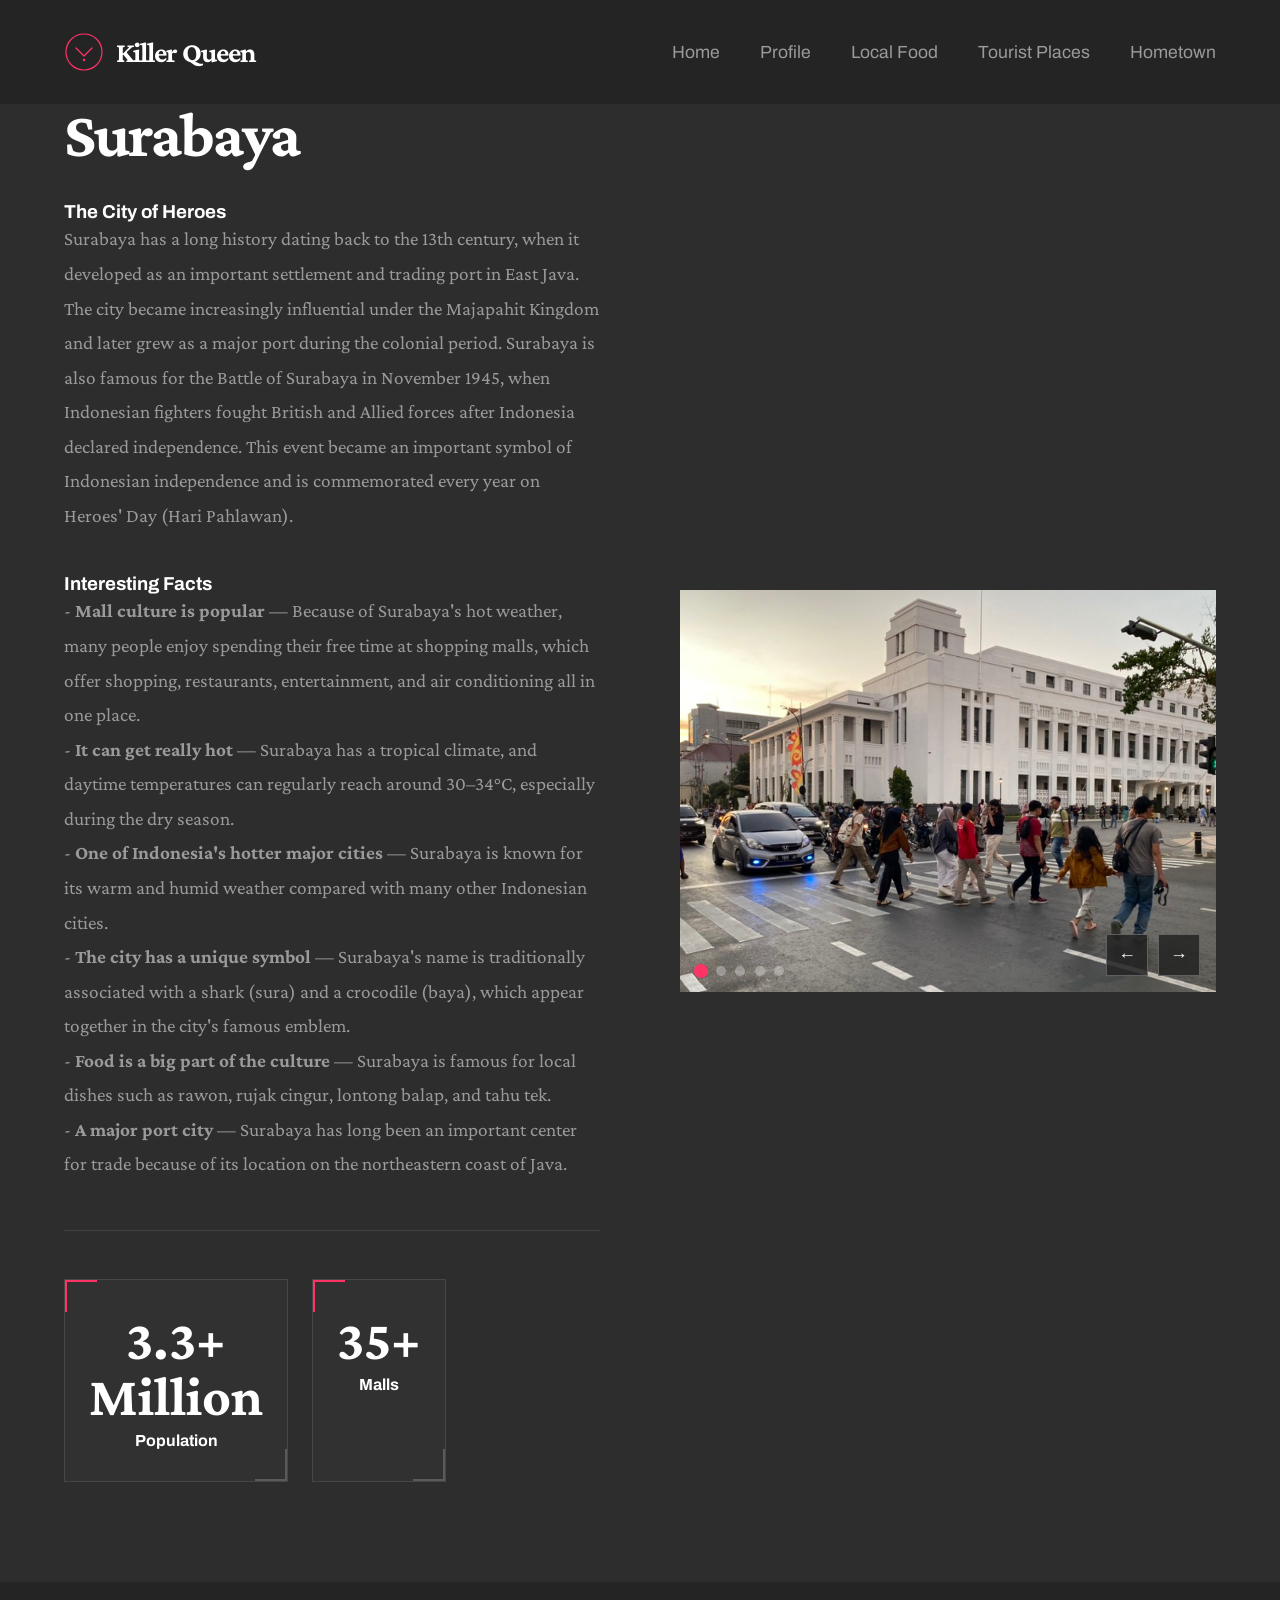
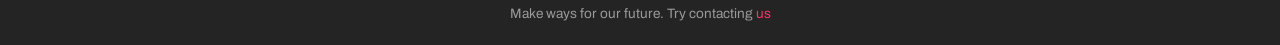
<file: Quiz1/Hometown.html>
<!DOCTYPE html>
<html lang="en">
<head>
    <meta charset="UTF-8">
    <meta name="viewport" content="width=device-width, initial-scale=1.0">
    <title>Hometown – Surabaya</title>
    <link rel="preconnect" href="https://fonts.googleapis.com">
    <link rel="preconnect" href="https://fonts.gstatic.com" crossorigin>
    <link href="https://fonts.googleapis.com/css2?family=Crimson+Pro:wght@300;400;600;700&family=Archivo:wght@300;400;600;900&display=swap" rel="stylesheet">
    <link rel="stylesheet" href="tooplate-split-portfolio.css">
    <style>
        .hometown-carousel {
            position: relative;
            width: 100%;
            aspect-ratio: 4/3;
            background: var(--bg-light);
            overflow: hidden;
        }

        .hometown-slide {
            position: absolute;
            top: 0;
            left: 0;
            width: 100%;
            height: 100%;
            background-size: cover;
            background-position: center;
            opacity: 0;
            transition: opacity 0.8s ease;
        }

        .hometown-slide.active {
            opacity: 1;
        }

        .hometown-carousel-controls {
            position: absolute;
            bottom: 1rem;
            right: 1rem;
            display: flex;
            gap: 0.6rem;
            z-index: 10;
        }

        .hometown-btn {
            width: 42px;
            height: 42px;
            background: rgba(36,36,36,0.85);
            border: 1px solid rgba(255,255,255,0.25);
            color: #fff;
            font-size: 1.1rem;
            cursor: pointer;
            display: flex;
            align-items: center;
            justify-content: center;
            transition: background 0.3s, border-color 0.3s;
        }
        .hometown-btn:hover {
            background: var(--accent);
            border-color: var(--accent);
        }

        .hometown-dots {
            position: absolute;
            bottom: 1rem;
            left: 1rem;
            display: flex;
            gap: 0.6rem;
            z-index: 10;
        }
        .hometown-dot {
            width: 10px;
            height: 10px;
            border-radius: 50%;
            background: rgba(255,255,255,0.3);
            cursor: pointer;
            transition: background 0.3s, transform 0.3s;
        }
        .hometown-dot.active {
            background: var(--accent);
            transform: scale(1.4);
        }
    </style>
</head>
<body>
    <header>
        <a href="index.html" class="logo">
            <svg class="logo-icon" viewBox="0 0 100 100" xmlns="http://www.w3.org/2000/svg">
                <circle cx="50" cy="50" r="45" fill="none" stroke="#ff3366" stroke-width="3"/>
                <path d="M 30 40 L 50 60 L 70 40" fill="none" stroke="#ff3366" stroke-width="3" stroke-linecap="round" stroke-linejoin="round"/>
                <circle cx="50" cy="70" r="3" fill="#ff3366"/>
            </svg>
            <span>Killer Queen</span>
        </a>
        <nav>
            <ul class="desktop-nav">
                <li><a href="index.html">Home</a></li>
                <li><a href="Profile.html">Profile</a></li>
                <li><a href="Local food.html">Local Food</a></li>
                <li><a href="Tourist places.html">Tourist Places</a></li>
                <li><a href="Hometown.html" class="active">Hometown</a></li>
            </ul>
        </nav>
        <div class="menu-icon">
            <span></span>
        </div>
    </header>

    <div class="mobile-nav">
        <button class="mobile-nav-close" aria-label="Close menu">&times;</button>
        <ul>
            <li><a href="index.html">Home</a></li>
            <li><a href="Profile.html">Profile</a></li>
            <li><a href="Local food.html">Local Food</a></li>
            <li><a href="Tourist places.html">Tourist Places</a></li>
            <li><a href="Hometown.html">Hometown</a></li>
        </ul>
        <div class="mobile-nav-footer">
            <p>Let's create something amazing together</p>
            <a href="mailto:gabriellasatmaja@gmail.com">gabriellasatmaja@gmail.com</a>
        </div>
    </div>

    <main>
        <!-- About Section -->
        <section id="about" class="about-section">
            <div class="about-split">

                <!-- LEFT: text content -->
                <div class="about-content">
                    <h2>Surabaya</h2>
                    <h3>The City of Heroes</h3>

                    <p>Surabaya has a long history dating back to the 13th century, when it developed as an important settlement and trading port in East Java. The city became increasingly influential under the Majapahit Kingdom and later grew as a major port during the colonial period. Surabaya is also famous for the Battle of Surabaya in November 1945, when Indonesian fighters fought British and Allied forces after Indonesia declared independence. This event became an important symbol of Indonesian independence and is commemorated every year on Heroes' Day (Hari Pahlawan).</p>
                    <br>

                    <h3>Interesting Facts</h3>
                    <p>- <b>Mall culture is popular</b> — Because of Surabaya's hot weather, many people enjoy spending their free time at shopping malls, which offer shopping, restaurants, entertainment, and air conditioning all in one place.<br>
- <b>It can get really hot</b> — Surabaya has a tropical climate, and daytime temperatures can regularly reach around 30–34°C, especially during the dry season.<br>
- <b>One of Indonesia's hotter major cities</b> — Surabaya is known for its warm and humid weather compared with many other Indonesian cities.<br>
- <b>The city has a unique symbol</b> — Surabaya's name is traditionally associated with a shark (sura) and a crocodile (baya), which appear together in the city's famous emblem.<br>
- <b>Food is a big part of the culture</b> — Surabaya is famous for local dishes such as rawon, rujak cingur, lontong balap, and tahu tek.<br>
- <b>A major port city</b> — Surabaya has long been an important center for trade because of its location on the northeastern coast of Java.</p>

                    <div class="about-stats">
                        <div class="stat-item">
                            <h3>3.3+ Million</h3>
                            <h4>Population</h4>
                        </div>
                        <div class="stat-item">
                            <h3>35+</h3>
                            <h4>Malls</h4>
                        </div>
                    </div>
                </div><!-- end .about-content -->

                <!-- RIGHT: hometown image carousel -->
                <div class="hometown-carousel" id="hometownCarousel">

                    <div class="hometown-slide active"
                         style="background-image: url('images/hometown/kota-lama.jpeg');">
                    </div>
                    <div class="hometown-slide"
                         style="background-image: url('images/hometown/tugu-pahlawan.jpg');">
                    </div>
                    <div class="hometown-slide"
                         style="background-image: url('images/hometown/tunjungan.jpeg');">
                    </div>
                    <div class="hometown-slide"
                         style="background-image: url('images/hometown/sby.jpeg');">
                    </div>
                    <div class="hometown-slide"
                         style="background-image: url('images/hometown/pm.jpg');">
                    </div>

                    <div class="hometown-dots">
                        <div class="hometown-dot active"></div>
                        <div class="hometown-dot"></div>
                        <div class="hometown-dot"></div>
                        <div class="hometown-dot"></div>
                        <div class="hometown-dot"></div>
                    </div>

                    <div class="hometown-carousel-controls">
                        <button class="hometown-btn" id="htPrevBtn" aria-label="Previous">&#8592;</button>
                        <button class="hometown-btn" id="htNextBtn" aria-label="Next">&#8594;</button>
                    </div>

                </div><!-- end .hometown-carousel -->

            </div><!-- end .about-split -->
        </section>
    </main>

    <footer>
        <p>Make ways for our future. Try contacting <a href="Profile.html">us</a></p>
    </footer>

    <script src="tooplate-split-scripts.js"></script>

    <script>
        const slides = document.querySelectorAll('.hometown-slide');
        const dots   = document.querySelectorAll('.hometown-dot');
        let currentSlide = 0;

        function showSlide(index) {
            slides.forEach(function(slide) {
                slide.classList.remove('active');
            });
            dots.forEach(function(dot) {
                dot.classList.remove('active');
            });
            slides[index].classList.add('active');
            dots[index].classList.add('active');
            currentSlide = index;
        }

        document.getElementById('htPrevBtn').addEventListener('click', function() {
            var newIndex = (currentSlide === 0) ? slides.length - 1 : currentSlide - 1;
            showSlide(newIndex);
        });

        document.getElementById('htNextBtn').addEventListener('click', function() {
            var newIndex = (currentSlide === slides.length - 1) ? 0 : currentSlide + 1;
            showSlide(newIndex);
        });

        dots.forEach(function(dot, index) {
            dot.addEventListener('click', function() {
                showSlide(index);
            });
        });

        setInterval(function() {
            var newIndex = (currentSlide === slides.length - 1) ? 0 : currentSlide + 1;
            showSlide(newIndex);
        }, 4000);

        showSlide(0);
    </script>
</body>
</html>
</file>
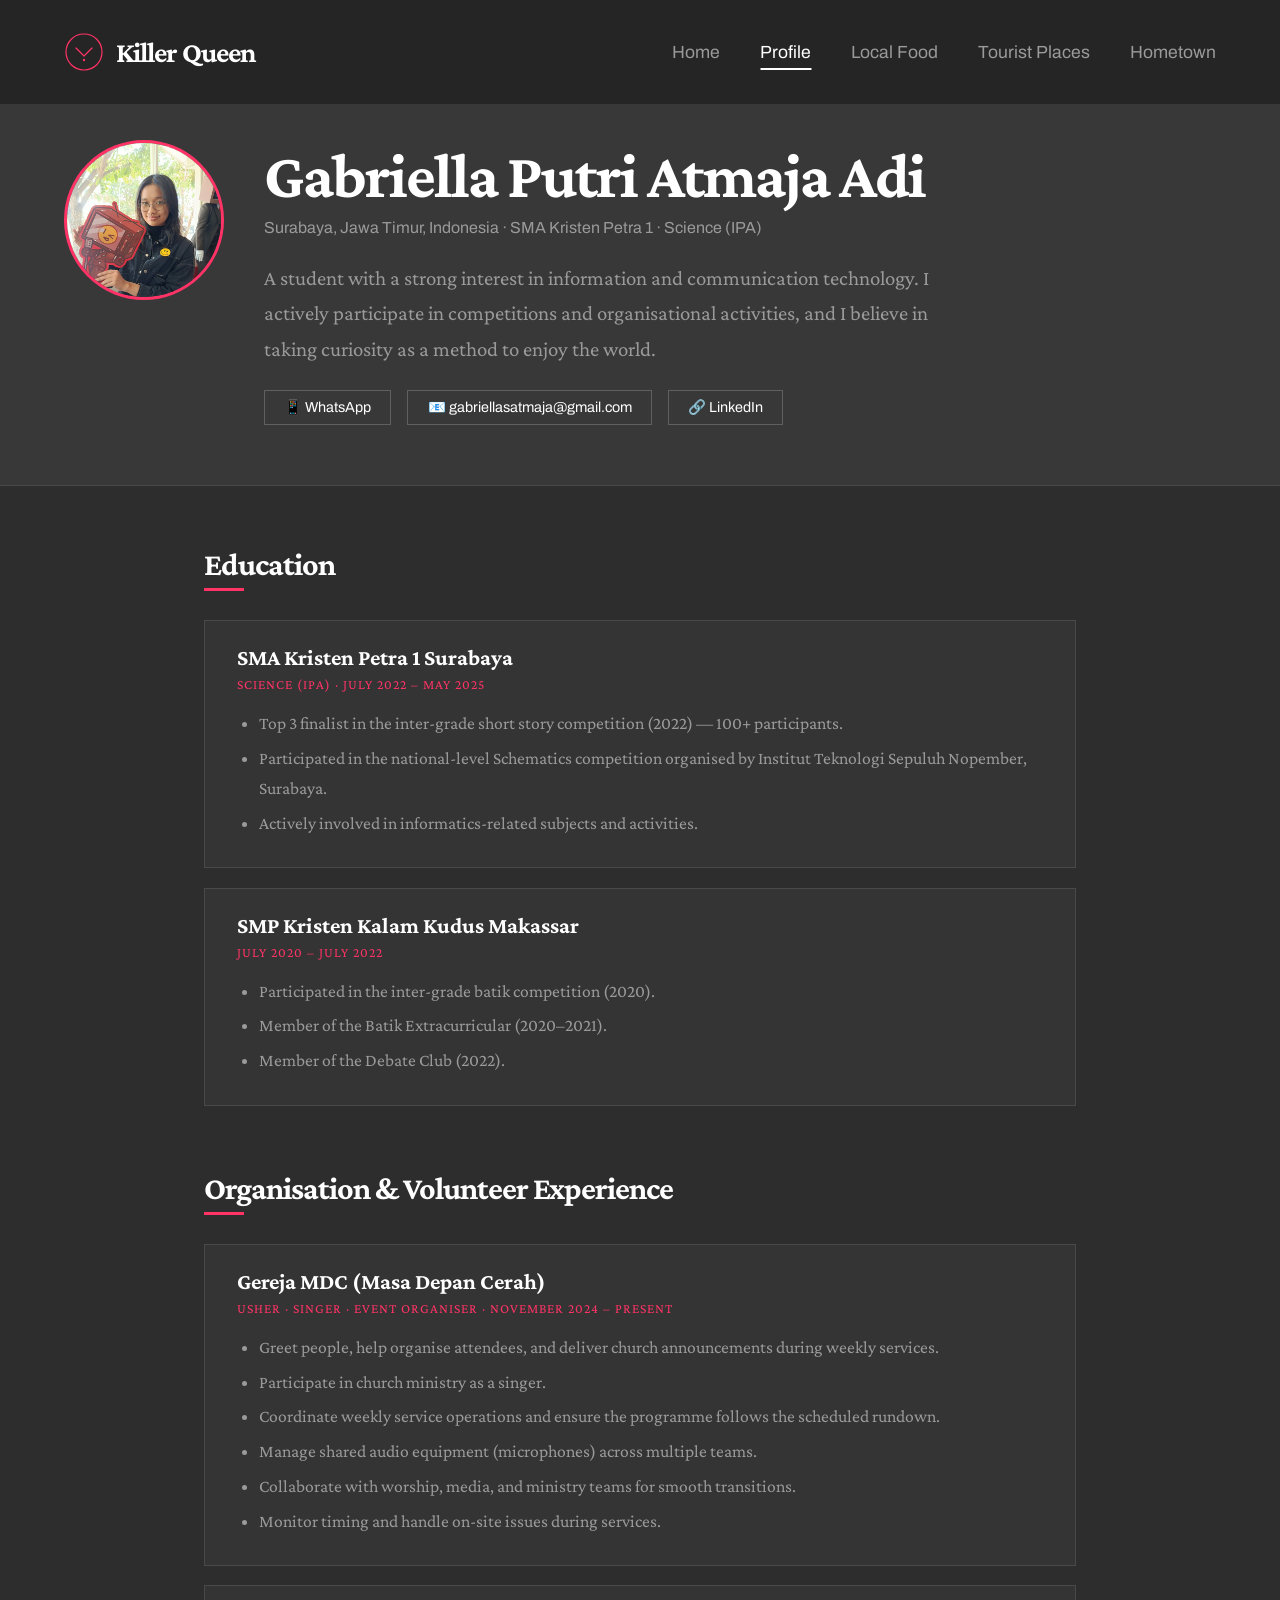
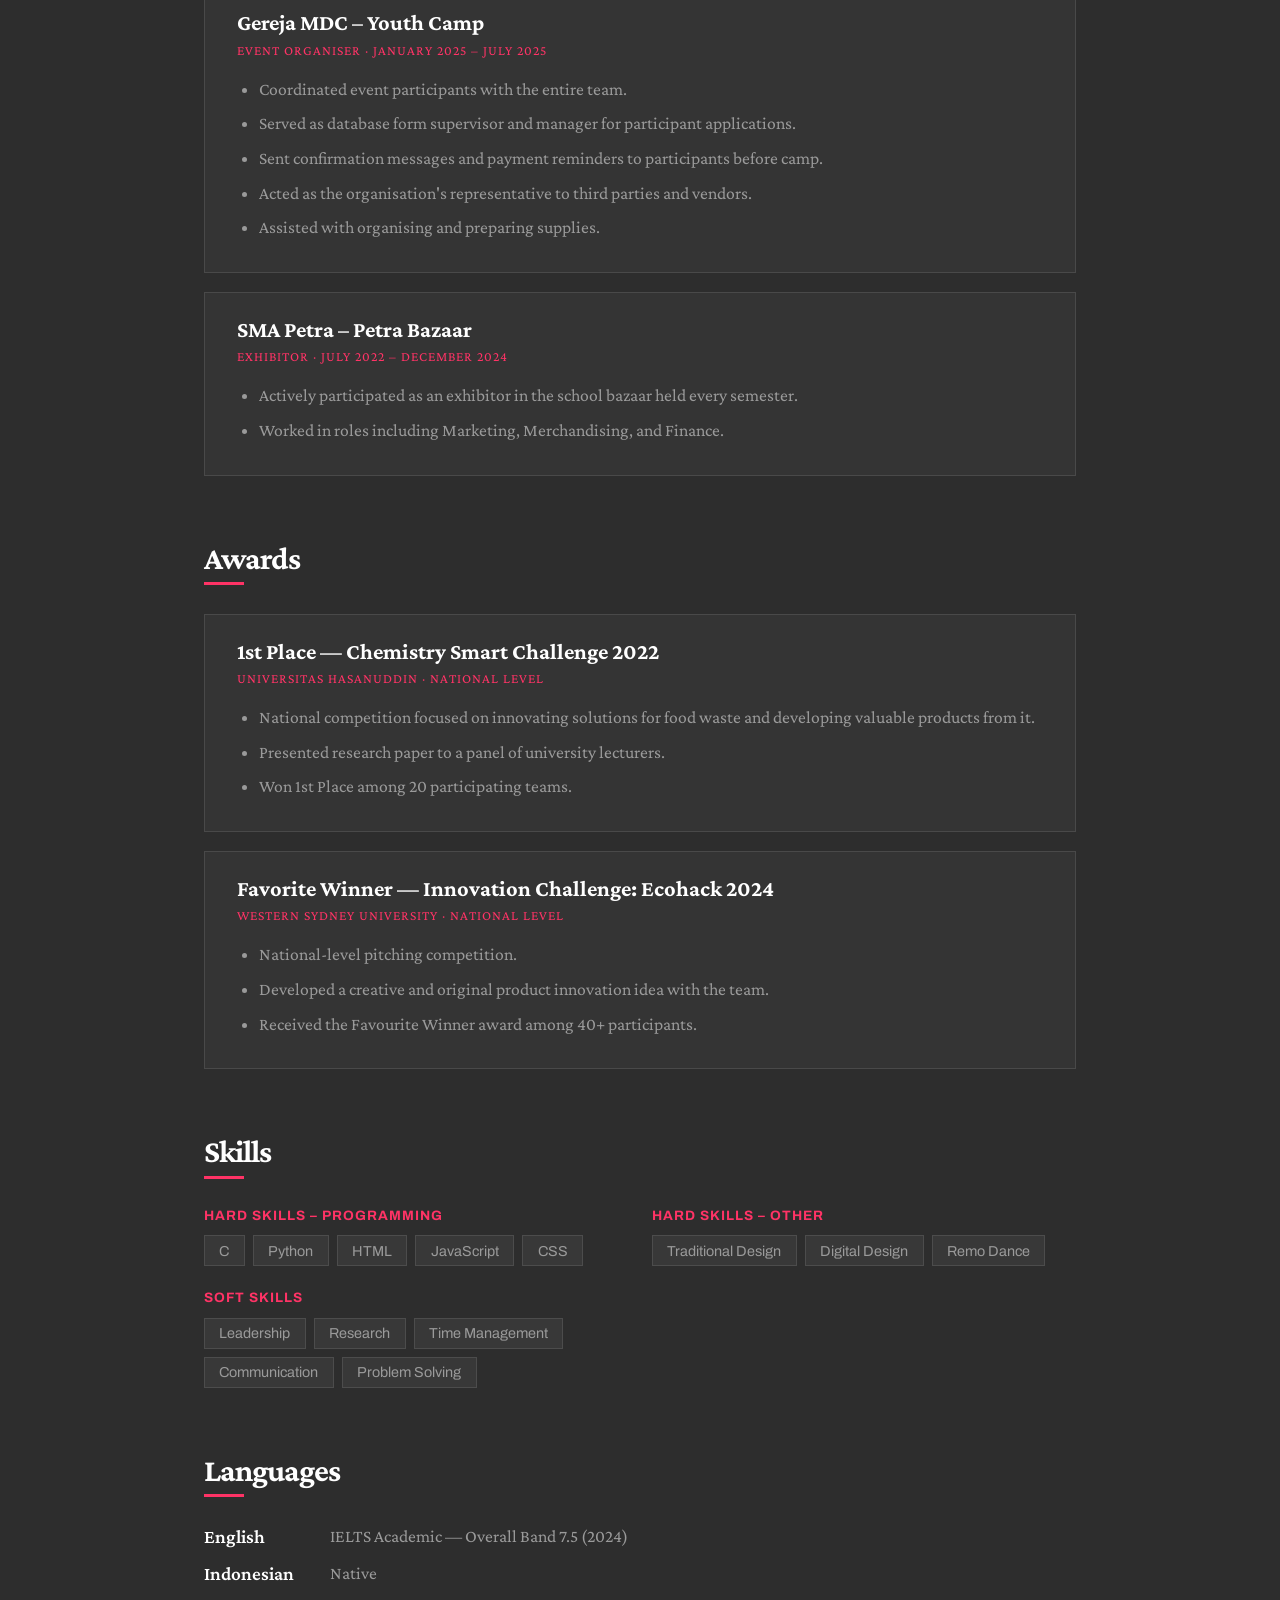
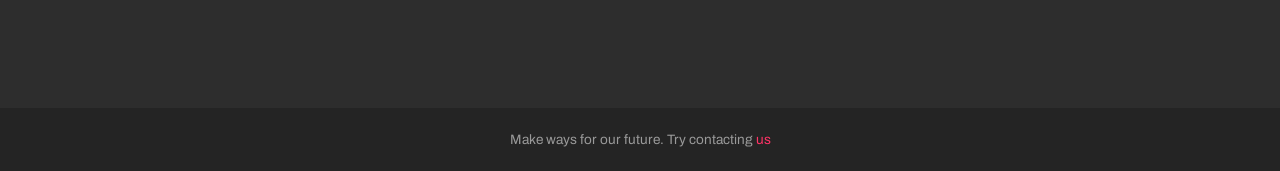
<file: Quiz1/Profile.html>
<!DOCTYPE html>
<html lang="en">
<head>
    <meta charset="UTF-8">
    <meta name="viewport" content="width=device-width, initial-scale=1.0">
    <title>Profile – Gabriella Putri Atmaja Adi</title>
    <link rel="preconnect" href="https://fonts.googleapis.com">
    <link rel="preconnect" href="https://fonts.gstatic.com" crossorigin>
    <link href="https://fonts.googleapis.com/css2?family=Crimson+Pro:wght@300;400;600;700&family=Archivo:wght@300;400;600;900&display=swap" rel="stylesheet">
    <link rel="stylesheet" href="tooplate-split-portfolio.css">
    <style>
        /* ---- Profile page extra styles ---- */

        /* Top hero banner */
        .profile-hero {
            padding: 140px 5% 60px;
            background: var(--bg-light);
            border-bottom: 1px solid rgba(255,255,255,0.08);
        }

        /* Side-by-side layout: photo on the left, text on the right */
        .profile-hero-inner {
            display: flex;
            align-items: flex-start;
            gap: 2.5rem;
            flex-wrap: wrap;   /* wraps on small screens so photo goes on top */
        }

        /* The circular profile photo */
        .profile-hero-photo {
            width: 160px;
            height: 160px;
            border-radius: 50%;
            object-fit: cover;
            object-position: top center;
            border: 3px solid var(--accent);
            flex-shrink: 0;   /* don't let the photo shrink */
        }

        /* The text column next to the photo */
        .profile-hero-text {
            flex: 1;
            min-width: 250px;
        }

        .profile-hero h1 {
            font-family: 'Crimson Pro', serif;
            font-size: clamp(2.5rem, 5vw, 4rem);
            font-weight: 700;
            letter-spacing: -2px;
            margin-bottom: 0.5rem;
        }
        .profile-hero .profile-subtitle {
            font-size: 1rem;
            color: var(--text-secondary);
            margin-bottom: 1.5rem;
        }
        .profile-hero .profile-tagline {
            font-family: 'Crimson Pro', serif;
            font-size: 1.3rem;
            color: var(--text-secondary);
            max-width: 700px;
            line-height: 1.7;
            margin-bottom: 1.5rem;
        }
        .profile-hero .profile-contacts {
            display: flex;
            flex-wrap: wrap;
            gap: 1rem;
        }
        .profile-hero .profile-contacts a {
            display: inline-block;
            padding: 0.5rem 1.2rem;
            border: 1px solid rgba(255,255,255,0.2);
            color: var(--text-primary);
            text-decoration: none;
            font-size: 0.9rem;
            transition: all 0.3s;
        }
        .profile-hero .profile-contacts a:hover {
            border-color: var(--accent);
            color: var(--accent);
        }

        /* Sections wrapper */
        .profile-sections {
            padding: 60px 5%;
            max-width: 1000px;
            margin: 0 auto;
        }

        /* Each section block */
        .profile-block {
            margin-bottom: 4rem;
        }
        .profile-block h2 {
            font-family: 'Crimson Pro', serif;
            font-size: 2rem;
            font-weight: 700;
            letter-spacing: -1px;
            margin-bottom: 0.4rem;
        }
        /* Accent underline under section titles */
        .profile-block .section-divider {
            width: 40px;
            height: 3px;
            background: var(--accent);
            margin-bottom: 1.8rem;
        }

        /* Card used for education / org items */
        .profile-card {
            background: rgba(255,255,255,0.03);
            border: 1px solid rgba(255,255,255,0.1);
            padding: 1.5rem 2rem;
            margin-bottom: 1.2rem;
            transition: border-color 0.3s;
        }
        .profile-card:hover {
            border-color: rgba(255,255,255,0.2);
        }
        .profile-card h3 {
            font-family: 'Crimson Pro', serif;
            font-size: 1.4rem;
            font-weight: 700;
            margin-bottom: 0.2rem;
        }
        .profile-card .card-meta {
            font-size: 0.85rem;
            color: var(--accent);
            text-transform: uppercase;
            letter-spacing: 1px;
            margin-bottom: 0.8rem;
        }
        .profile-card p,
        .profile-card ul {
            font-family: 'Crimson Pro', serif;
            font-size: 1.1rem;
            color: var(--text-secondary);
            line-height: 1.7;
        }
        .profile-card ul {
            padding-left: 1.4rem;
        }
        .profile-card ul li {
            margin-bottom: 0.3rem;
        }

        /* Skills grid */
        .skills-grid {
            display: grid;
            grid-template-columns: 1fr 1fr;
            gap: 1.5rem;
        }
        @media (max-width: 600px) {
            .skills-grid { grid-template-columns: 1fr; }
        }
        .skill-group h4 {
            font-size: 0.85rem;
            color: var(--accent);
            text-transform: uppercase;
            letter-spacing: 1px;
            margin-bottom: 0.8rem;
        }
        .skill-tags {
            display: flex;
            flex-wrap: wrap;
            gap: 0.5rem;
        }
        .skill-tag {
            padding: 0.4rem 0.9rem;
            background: rgba(255,255,255,0.05);
            border: 1px solid rgba(255,255,255,0.1);
            font-size: 0.9rem;
            color: var(--text-secondary);
        }

        /* Languages */
        .lang-item {
            display: flex;
            align-items: flex-start;
            gap: 1rem;
            margin-bottom: 1rem;
        }
        .lang-name {
            font-family: 'Crimson Pro', serif;
            font-size: 1.2rem;
            font-weight: 600;
            min-width: 110px;
        }
        .lang-detail {
            font-family: 'Crimson Pro', serif;
            font-size: 1.1rem;
            color: var(--text-secondary);
        }
    </style>
</head>
<body>
    <header>
        <a href="index.html" class="logo">
            <svg class="logo-icon" viewBox="0 0 100 100" xmlns="http://www.w3.org/2000/svg">
                <circle cx="50" cy="50" r="45" fill="none" stroke="#ff3366" stroke-width="3"/>
                <path d="M 30 40 L 50 60 L 70 40" fill="none" stroke="#ff3366" stroke-width="3" stroke-linecap="round" stroke-linejoin="round"/>
                <circle cx="50" cy="70" r="3" fill="#ff3366"/>
            </svg>
            <span>Killer Queen</span>
        </a>
        <nav>
            <ul class="desktop-nav">
                <li><a href="index.html">Home</a></li>
                <li><a href="Profile.html" class="active">Profile</a></li>
                <li><a href="Local food.html">Local Food</a></li>
                <li><a href="Tourist places.html">Tourist Places</a></li>
                <li><a href="Hometown.html">Hometown</a></li>
            </ul>
        </nav>
        <div class="menu-icon">
            <span></span>
        </div>
    </header>

    <div class="mobile-nav">
        <button class="mobile-nav-close" aria-label="Close menu">&times;</button>
        <ul>
            <li><a href="index.html">Home</a></li>
            <li><a href="Profile.html">Profile</a></li>
            <li><a href="Local food.html">Local Food</a></li>
            <li><a href="Tourist places.html">Tourist Places</a></li>
            <li><a href="Hometown.html">Hometown</a></li>
        </ul>
        <div class="mobile-nav-footer">
            <p>Let's create something amazing together</p>
            <a href="mailto:gabriellasatmaja@gmail.com">gabriellasatmaja@gmail.com</a>
        </div>
    </div>

    <main>

        <!-- ===== HERO / ABOUT ===== -->
        <div class="profile-hero">
            <div class="profile-hero-inner">

                <!-- Personal photo — file is img/me-2.jpeg -->
                <img class="profile-hero-photo"
                     src="img/me-2.jpeg"
                     alt="Gabriella Putri Atmaja Adi">

                <!-- Text content next to the photo -->
                <div class="profile-hero-text">
                    <h1>Gabriella Putri Atmaja Adi</h1>
                    <p class="profile-subtitle">Surabaya, Jawa Timur, Indonesia · SMA Kristen Petra 1 · Science (IPA)</p>
                    <p class="profile-tagline">
                        A student with a strong interest in information and communication technology.
                        I actively participate in competitions and organisational activities, and I believe in taking curiosity as a method to enjoy the world.
                    </p>
                    <div class="profile-contacts">
                        <a href="https://wa.me/6282231108445" target="_blank">📱 WhatsApp</a>
                        <a href="mailto:gabriellasatmaja@gmail.com">📧 gabriellasatmaja@gmail.com</a>
                        <a href="https://www.linkedin.com/in/gabriella-atmaja-1b658b378" target="_blank">🔗 LinkedIn</a>
                    </div>
                </div>

            </div>
        </div>

        <div class="profile-sections">

            <!-- ===== EDUCATION ===== -->
            <div class="profile-block">
                <h2>Education</h2>
                <div class="section-divider"></div>

                <div class="profile-card">
                    <h3>SMA Kristen Petra 1 Surabaya</h3>
                    <p class="card-meta">Science (IPA) · July 2022 – May 2025</p>
                    <ul>
                        <li>Top 3 finalist in the inter-grade short story competition (2022) — 100+ participants.</li>
                        <li>Participated in the national-level Schematics competition organised by Institut Teknologi Sepuluh Nopember, Surabaya.</li>
                        <li>Actively involved in informatics-related subjects and activities.</li>
                    </ul>
                </div>

                <div class="profile-card">
                    <h3>SMP Kristen Kalam Kudus Makassar</h3>
                    <p class="card-meta">July 2020 – July 2022</p>
                    <ul>
                        <li>Participated in the inter-grade batik competition (2020).</li>
                        <li>Member of the Batik Extracurricular (2020–2021).</li>
                        <li>Member of the Debate Club (2022).</li>
                    </ul>
                </div>
            </div>

            <!-- ===== ORGANISATION / VOLUNTEER ===== -->
            <div class="profile-block">
                <h2>Organisation &amp; Volunteer Experience</h2>
                <div class="section-divider"></div>

                <div class="profile-card">
                    <h3>Gereja MDC (Masa Depan Cerah)</h3>
                    <p class="card-meta">Usher · Singer · Event Organiser · November 2024 – Present</p>
                    <ul>
                        <li>Greet people, help organise attendees, and deliver church announcements during weekly services.</li>
                        <li>Participate in church ministry as a singer.</li>
                        <li>Coordinate weekly service operations and ensure the programme follows the scheduled rundown.</li>
                        <li>Manage shared audio equipment (microphones) across multiple teams.</li>
                        <li>Collaborate with worship, media, and ministry teams for smooth transitions.</li>
                        <li>Monitor timing and handle on-site issues during services.</li>
                    </ul>
                </div>

                <div class="profile-card">
                    <h3>Gereja MDC – Youth Camp</h3>
                    <p class="card-meta">Event Organiser · January 2025 – July 2025</p>
                    <ul>
                        <li>Coordinated event participants with the entire team.</li>
                        <li>Served as database form supervisor and manager for participant applications.</li>
                        <li>Sent confirmation messages and payment reminders to participants before camp.</li>
                        <li>Acted as the organisation's representative to third parties and vendors.</li>
                        <li>Assisted with organising and preparing supplies.</li>
                    </ul>
                </div>

                <div class="profile-card">
                    <h3>SMA Petra – Petra Bazaar</h3>
                    <p class="card-meta">Exhibitor · July 2022 – December 2024</p>
                    <ul>
                        <li>Actively participated as an exhibitor in the school bazaar held every semester.</li>
                        <li>Worked in roles including Marketing, Merchandising, and Finance.</li>
                    </ul>
                </div>
            </div>

            <!-- ===== AWARDS ===== -->
            <div class="profile-block">
                <h2>Awards</h2>
                <div class="section-divider"></div>

                <div class="profile-card">
                    <h3>1st Place — Chemistry Smart Challenge 2022</h3>
                    <p class="card-meta">Universitas Hasanuddin · National Level</p>
                    <ul>
                        <li>National competition focused on innovating solutions for food waste and developing valuable products from it.</li>
                        <li>Presented research paper to a panel of university lecturers.</li>
                        <li>Won 1st Place among 20 participating teams.</li>
                    </ul>
                </div>

                <div class="profile-card">
                    <h3>Favorite Winner — Innovation Challenge: Ecohack 2024</h3>
                    <p class="card-meta">Western Sydney University · National Level</p>
                    <ul>
                        <li>National-level pitching competition.</li>
                        <li>Developed a creative and original product innovation idea with the team.</li>
                        <li>Received the Favourite Winner award among 40+ participants.</li>
                    </ul>
                </div>
            </div>

            <!-- ===== SKILLS ===== -->
            <div class="profile-block">
                <h2>Skills</h2>
                <div class="section-divider"></div>

                <div class="skills-grid">
                    <div class="skill-group">
                        <h4>Hard Skills – Programming</h4>
                        <div class="skill-tags">
                            <span class="skill-tag">C</span>
                            <span class="skill-tag">Python</span>
                            <span class="skill-tag">HTML</span>
                            <span class="skill-tag">JavaScript</span>
                            <span class="skill-tag">CSS</span>
                        </div>
                    </div>
                    <div class="skill-group">
                        <h4>Hard Skills – Other</h4>
                        <div class="skill-tags">
                            <span class="skill-tag">Traditional Design</span>
                            <span class="skill-tag">Digital Design</span>
                            <span class="skill-tag">Remo Dance</span>
                        </div>
                    </div>
                    <div class="skill-group">
                        <h4>Soft Skills</h4>
                        <div class="skill-tags">
                            <span class="skill-tag">Leadership</span>
                            <span class="skill-tag">Research</span>
                            <span class="skill-tag">Time Management</span>
                            <span class="skill-tag">Communication</span>
                            <span class="skill-tag">Problem Solving</span>
                        </div>
                    </div>
                </div>
            </div>

            <!-- ===== LANGUAGES ===== -->
            <div class="profile-block">
                <h2>Languages</h2>
                <div class="section-divider"></div>

                <div class="lang-item">
                    <span class="lang-name">English</span>
                    <span class="lang-detail">IELTS Academic — Overall Band 7.5 (2024)</span>
                </div>
                <div class="lang-item">
                    <span class="lang-name">Indonesian</span>
                    <span class="lang-detail">Native</span>
                </div>
            </div>

        </div><!-- end .profile-sections -->
    </main>

    <footer>
        <p>Make ways for our future. Try contacting <a href="mailto:gabriellasatmaja@gmail.com">us</a></p>
    </footer>

    <script src="tooplate-split-scripts.js"></script>
</body>
</html>
</file>
<file: Quiz1/tooplate-split-portfolio.css>
@charset "utf-8";
/* CSS Document 

Tooplate 2154 Split Portfolio

https://www.tooplate.com/view/2154-split-portfolio

*/

* {
	margin: 0;
	padding: 0;
	box-sizing: border-box;
}

:root {
	--bg-dark: #2d2d2d;
	--bg-light: #383838;
	--bg-header: #242424;
	--text-primary: #ffffff;
	--text-secondary: #9a9a9a;
	--accent: #ff3366;
	--accent-hover: #ff5580;
}

html {
	scroll-behavior: smooth;
}

body {
	font-family: 'Archivo', sans-serif;
	background: var(--bg-dark);
	color: var(--text-primary);
	overflow-x: hidden;
}

/* Header */
header {
	position: fixed;
	top: 0;
	left: 0;
	width: 100%;
	padding: 2rem 5%;
	display: flex;
	justify-content: space-between;
	align-items: center;
	z-index: 1000;
	background: rgba(36, 36, 36, 0.95);
	backdrop-filter: blur(10px);
}

.logo {
	font-family: 'Crimson Pro', serif;
	font-size: 1.8rem;
	font-weight: 700;
	letter-spacing: -1px;
	display: flex;
	align-items: center;
	gap: 0.75rem;
	text-decoration: none;
	color: var(--text-primary);
	transition: opacity 0.3s ease;
}

.logo:hover {
	opacity: 0.8;
}

.logo-icon {
	width: 40px;
	height: 40px;
}

.desktop-nav {
	display: flex;
	gap: 2.5rem;
	list-style: none;
}

.desktop-nav a {
	color: var(--text-secondary);
	text-decoration: none;
	font-size: 1.1rem;
	font-weight: 400;
	transition: all 0.3s ease;
	position: relative;
	padding-bottom: 0.5rem;
}

.desktop-nav a::before {
	content: '';
	position: absolute;
	bottom: 0;
	left: 50%;
	width: 0;
	height: 2px;
	background: var(--accent);
	transition: all 0.3s ease;
	transform: translateX(-50%);
}

.desktop-nav a:hover {
	color: var(--text-primary);
}

.desktop-nav a:hover::before {
	width: 100%;
}

.desktop-nav a.active {
	color: var(--text-primary);
}

.desktop-nav a.active::before {
	width: 100%;
	background: var(--text-primary);
}

.menu-icon {
	display: none;
	width: 40px;
	height: 40px;
	cursor: pointer;
	align-items: center;
	justify-content: center;
	border: 1px solid rgba(255, 255, 255, 0.2);
	border-radius: 50%;
	transition: border-color 0.3s ease;
	position: relative;
	z-index: 1002;
}

.menu-icon:hover {
	border-color: var(--accent);
}

.menu-icon span {
	display: block;
	width: 18px;
	height: 2px;
	background: var(--text-primary);
	position: relative;
}

.menu-icon span::before,
.menu-icon span::after {
	content: '';
	position: absolute;
	width: 18px;
	height: 2px;
	background: var(--text-primary);
	transition: all 0.3s ease;
}

.menu-icon span::before {
	top: -6px;
}

.menu-icon span::after {
	top: 6px;
}

/* Mobile Menu */
.mobile-nav {
	position: fixed;
	top: 0;
	right: -100%;
	width: 100%;
	max-width: 400px;
	height: 100vh;
	background: rgba(37, 37, 37, 0.98);
	backdrop-filter: blur(20px);
	z-index: 1001;
	padding: 120px 3rem 3rem;
	transition: right 0.3s ease-out;
}

.mobile-nav.active {
	right: 0;
}

.mobile-nav-close {
	position: absolute;
	top: 2rem;
	right: 2rem;
	width: 40px;
	height: 40px;
	background: transparent;
	border: 1px solid rgba(255, 255, 255, 0.2);
	border-radius: 50%;
	color: var(--text-primary);
	font-size: 1.5rem;
	cursor: pointer;
	display: flex;
	align-items: center;
	justify-content: center;
	transition: all 0.3s ease;
	line-height: 1;
}

.mobile-nav-close:hover {
	border-color: var(--accent);
	color: var(--accent);
	transform: rotate(90deg);
}

.mobile-nav ul {
	list-style: none;
}

.mobile-nav li {
	margin-bottom: 1.5rem;
}

.mobile-nav a {
	font-family: 'Crimson Pro', serif;
	font-size: 1.8rem;
	color: var(--text-primary);
	text-decoration: none;
	transition: all 0.3s ease;
	display: block;
}

.mobile-nav a:hover {
	color: var(--accent);
	transform: translateX(10px);
}

.mobile-nav a.active {
	color: var(--accent);
}

.mobile-nav-footer {
	position: absolute;
	bottom: 3rem;
	left: 3rem;
	right: 3rem;
}

.mobile-nav-footer p {
	color: var(--text-secondary);
	font-size: 0.9rem;
	margin-bottom: 1rem;
}

.mobile-nav-footer a {
	font-size: 0.9rem;
	color: var(--accent);
}

/* Split Screen Container */
.split-container {
	display: flex;
	height: 100vh;
	min-height: 700px;
	padding-top: 100px;
	position: relative;
}

.left-panel {
	flex: 1;
	position: relative;
	overflow: hidden;
	background: var(--bg-light);
}

.image-container {
	position: absolute;
	width: 100%;
	height: 100%;
	display: flex;
	align-items: center;
	justify-content: center;
	opacity: 0;
	transition: opacity 0.8s ease;
}

.image-container2 {
	position: absolute;
	width: 100%;
	height: 100%;
	display: flex;
	align-items: center;
	justify-content: center;
	opacity: 0;
	transition: opacity 0.8s ease;
}

/* This rule makes the currently-visible slide show up.
   The JavaScript adds class "active" to whichever container
   should be visible, and removes it from the others.
   opacity: 1 means "show it", opacity: 0 (above) means "hide it". */
.image-container.active {
	opacity: 1;
}

.project-image {
	width: 100%;
	height: 100%;
	position: relative;
	overflow: hidden;
}

/*
 * Make the <img> inside .project-image fill the box exactly,
 * just like a background-image with background-size: cover did.
 * object-fit: cover means the image fills the whole area and
 * keeps its proportions — it will crop the edges rather than stretch.
 * object-position: top center keeps portrait photos showing the face.
 */
.project-image img {
	width: 100%;
	height: 100%;
	object-fit: cover;
	object-position: top center;
	display: block;
}


.image-container:nth-child(1) .project-image2 {
	background-image: url("kota lama.jpeg");
}

.image-container:nth-child(2) .project-image2 {
	background-image: url('https://images.unsplash.com/photo-1460925895917-afdab827c52f?w=800&h=1000&fit=crop');
}

.image-container:nth-child(3) .project-image2 {
	background-image: url('https://images.unsplash.com/photo-1476480862126-209bfaa8edc8?w=800&h=1000&fit=crop');
}

.image-container:nth-child(4) .project-image2 {
	background-image: url('https://images.unsplash.com/photo-1550745165-9bc0b252726f?w=800&h=1000&fit=crop');
}

.image-container:nth-child(5) .project-image2 {
	background-image: url('https://images.unsplash.com/photo-1499951360447-b19be8fe80f5?w=800&h=1000&fit=crop');
}

.right-panel {
	flex: 1;
	padding: 5%;
	overflow-y: visible;
	position: relative;
}

.project-details {
	position: absolute;
	top: 5%;
	left: 5%;
	right: 5%;
	opacity: 0;
	transform: translateY(30px);
	transition: all 0.6s ease;
	pointer-events: none;
}

.project-details.active {
	opacity: 1;
	transform: translateY(0);
	pointer-events: auto;
}

.project-number {
	font-family: 'Crimson Pro', serif;
	font-size: 1rem;
	color: var(--text-secondary);
	margin-bottom: 1rem;
	letter-spacing: 2px;
}

.project-title {
	font-family: 'Crimson Pro', serif;
	font-size: clamp(2.5rem, 5vw, 4rem);
	font-weight: 700;
	line-height: 1.1;
	margin-bottom: 1.5rem;
	letter-spacing: -2px;
}

.project-category {
	display: inline-block;
	padding: 0.5rem 1.5rem;
	background: var(--accent);
	color: white;
	font-size: 0.85rem;
	font-weight: 600;
	letter-spacing: 1px;
	margin-bottom: 2rem;
	text-transform: uppercase;
}

.project-description {
	font-family: 'Crimson Pro', serif;
	font-size: 1.3rem;
	line-height: 1.8;
	color: var(--text-secondary);
	margin-bottom: 3rem;
	max-width: 600px;
}

.project-info {
	display: grid;
	grid-template-columns: repeat(auto-fit, minmax(150px, 1fr));
	gap: 2rem;
	margin-bottom: 3rem;
	padding: 2rem 0;
	border-top: 1px solid rgba(255, 255, 255, 0.1);
	border-bottom: 1px solid rgba(255, 255, 255, 0.1);
}

.info-item h4 {
	font-size: 0.85rem;
	color: var(--text-secondary);
	margin-bottom: 0.5rem;
	text-transform: uppercase;
	letter-spacing: 1px;
}

.info-item p {
	font-size: 1.1rem;
	font-weight: 600;
}

.project-tags {
	display: flex;
	flex-wrap: wrap;
	gap: 0.75rem;
	margin-bottom: 3rem;
}

.tag {
	padding: 0.5rem 1rem;
	background: rgba(255, 255, 255, 0.05);
	border: 1px solid rgba(255, 255, 255, 0.1);
	font-size: 0.9rem;
	color: var(--text-secondary);
}

.view-project-btn {
	display: inline-block;
	padding: 1rem 2.5rem;
	background: transparent;
	color: var(--text-primary);
	border: 2px solid var(--text-primary);
	text-decoration: none;
	font-weight: 600;
	letter-spacing: 1px;
	text-transform: uppercase;
	font-size: 0.9rem;
	transition: all 0.3s ease;
}

.view-project-btn:hover {
	background: var(--accent);
	border-color: var(--accent);
	transform: translateX(10px);
}

/* Navigation Arrows */
.navigation {
	position: absolute;
	top: 120px;
	right: 5%;
	display: flex;
	gap: 1rem;
	z-index: 100;
}

.nav-arrow {
	width: 50px;
	height: 50px;
	background: rgba(255, 255, 255, 0.05);
	border: 1px solid rgba(255, 255, 255, 0.2);
	display: flex;
	align-items: center;
	justify-content: center;
	cursor: pointer;
	transition: all 0.3s ease;
	backdrop-filter: blur(10px);
}

.nav-arrow:hover {
	background: var(--accent);
	border-color: var(--accent);
	transform: scale(1.1);
}

.nav-arrow.disabled {
	opacity: 0.3;
	cursor: not-allowed;
}

.nav-arrow.disabled:hover {
	background: rgba(255, 255, 255, 0.05);
	transform: scale(1);
}

.arrow {
	width: 16px;
	height: 16px;
	border-top: 2px solid var(--text-primary);
	border-right: 2px solid var(--text-primary);
}

.arrow-left {
	transform: rotate(-135deg);
}

.arrow-right {
	transform: rotate(45deg);
}

/* Progress Indicator */
.progress-indicator {
	position: absolute;
	left: 2%;
	top: 50%;
	transform: translateY(-50%);
	display: flex;
	flex-direction: column;
	gap: 1rem;
	z-index: 100;
}

.progress-dot {
	width: 12px;
	height: 12px;
	background: rgba(255, 255, 255, 0.2);
	border-radius: 50%;
	cursor: pointer;
	transition: all 0.3s ease;
}

.progress-dot.active {
	background: var(--accent);
	transform: scale(1.5);
}

.progress-dot:hover {
	background: var(--text-primary);
}

/* Project Controls Wrapper */
.project-controls {
	position: absolute;
	top: 0;
	left: 0;
	right: 0;
	bottom: 0;
	pointer-events: none;
	z-index: 100;
	opacity: 1;
	transition: opacity 0.3s ease;
}

.project-controls.hidden {
	opacity: 0;
	pointer-events: none;
}

.project-controls .navigation,
.project-controls .progress-indicator {
	pointer-events: auto;
}

.project-controls.hidden .navigation,
.project-controls.hidden .progress-indicator {
	pointer-events: none;
}

/* About Section */
.about-section {
	min-height: 100vh;
	display: flex;
	align-items: center;
	padding: 100px 5%;
}

.about-split {
	display: grid;
	grid-template-columns: 1fr 1fr;
	gap: 5rem;
	max-width: 1400px;
	margin: 0 auto;
	align-items: center;
}

.about-image {
	position: relative;
	aspect-ratio: 3/4;
	background-image: url('https://images.unsplash.com/photo-1573496359142-b8d87734a5a2?w=600&h=800&fit=crop');
	background-size: cover;
	background-position: center;
	display: flex;
	align-items: center;
	justify-content: center;
	overflow: hidden;
}

.about-image::before {
	content: '';
	position: absolute;
	width: 100%;
	height: 100%;
	background: rgba(26, 26, 26, 0.3);
}

.about-content h2 {
	font-family: 'Crimson Pro', serif;
	font-size: clamp(2.5rem, 5vw, 4rem);
	font-weight: 700;
	line-height: 1.1;
	margin-bottom: 2rem;
	letter-spacing: -2px;
}

.about-content p {
	font-family: 'Crimson Pro', serif;
	font-size: 1.2rem;
	line-height: 1.8;
	color: var(--text-secondary);
	margin-bottom: 1.5rem;
}

.about-content p a {
	color: var(--accent);
	text-decoration: none;
	transition: opacity 0.3s ease;
}

.about-content p a:hover {
	opacity: 0.8;
}

.about-stats {
	display: grid;
	grid-template-columns: repeat(3, 1fr);
	gap: 1.5rem;
	margin-top: 3rem;
	padding-top: 3rem;
	border-top: 1px solid rgba(255, 255, 255, 0.1);
}

.stat-item {
	position: relative;
	padding: 2rem 1.5rem;
	background: rgba(255, 255, 255, 0.02);
	border: 1px solid rgba(255, 255, 255, 0.1);
	text-align: center;
	transition: all 0.3s ease;
}

.stat-item:hover {
	background: rgba(255, 255, 255, 0.05);
	border-color: rgba(255, 255, 255, 0.2);
	transform: translateY(-3px);
}

.stat-item::before {
	content: '';
	position: absolute;
	top: 0;
	left: 0;
	width: 30px;
	height: 30px;
	border-top: 2px solid var(--accent);
	border-left: 2px solid var(--accent);
}

.stat-item::after {
	content: '';
	position: absolute;
	bottom: 0;
	right: 0;
	width: 30px;
	height: 30px;
	border-bottom: 2px solid rgba(255, 255, 255, 0.2);
	border-right: 2px solid rgba(255, 255, 255, 0.2);
}

.stat-item h3 {
	font-family: 'Crimson Pro', serif;
	font-size: 3.5rem;
	font-weight: 700;
	color: var(--text-primary);
	margin-bottom: 0.5rem;
	line-height: 1;
}

.stat-item p {
	font-size: 0.85rem;
	color: var(--text-secondary);
	text-transform: uppercase;
	letter-spacing: 2px;
}

/* Services Section */
.services-section {
	min-height: 100vh;
	padding: 100px 5%;
	display: flex;
	align-items: center;
}

.services-container {
	max-width: 1400px;
	margin: 0 auto;
	width: 100%;
}

.section-header {
	text-align: center;
	margin-bottom: 5rem;
}

.section-header h2 {
	font-family: 'Crimson Pro', serif;
	font-size: clamp(2.5rem, 5vw, 4rem);
	font-weight: 700;
	line-height: 1.1;
	margin-bottom: 1rem;
	letter-spacing: -2px;
}

.section-header p {
	font-family: 'Crimson Pro', serif;
	font-size: 1.2rem;
	color: var(--text-secondary);
}

.services-grid {
	display: grid;
	grid-template-columns: repeat(auto-fit, minmax(300px, 1fr));
	gap: 2rem;
}

.service-card {
	padding: 3rem 2rem;
	background: rgba(255, 255, 255, 0.02);
	border: 1px solid rgba(255, 255, 255, 0.1);
	transition: all 0.3s ease;
	position: relative;
	overflow: hidden;
}

.service-card:hover {
	background: rgba(255, 255, 255, 0.05);
	border-color: rgba(255, 255, 255, 0.2);
	transform: translateY(-5px);
}

.service-number {
	position: relative;
	display: inline-flex;
	align-items: center;
	justify-content: center;
	width: 100px;
	height: 100px;
	margin-bottom: 1.5rem;
	font-family: 'Crimson Pro', serif;
	font-size: 2.5rem;
	font-weight: 700;
	color: var(--text-primary);
}

.service-number::before,
.service-number::after {
	content: '';
	position: absolute;
	width: 82px;
	height: 82px;
	border: 2px solid;
}

.service-number::before {
	top: 0;
	left: 0;
	border-color: rgba(255, 255, 255, 0.2);
}

.service-number::after {
	bottom: 0;
	right: 0;
	border-color: var(--accent);
}

.service-card h3 {
	font-family: 'Crimson Pro', serif;
	font-size: 2rem;
	font-weight: 700;
	margin-bottom: 1rem;
	letter-spacing: -1px;
}

.service-card p {
	color: var(--text-secondary);
	line-height: 1.7;
	margin-bottom: 1.5rem;
}

.service-list {
	list-style: none;
}

.service-list li {
	color: var(--text-secondary);
	font-size: 0.9rem;
	padding: 0.5rem 0;
	padding-left: 1.5rem;
	position: relative;
}

.service-list li::before {
	content: '→';
	position: absolute;
	left: 0;
	color: var(--accent);
}

/* Testimonials Section */
.testimonials-section {
	min-height: 100vh;
	padding: 100px 5%;
	display: flex;
	align-items: center;
	background: rgba(255, 255, 255, 0.02);
}

.testimonials-container {
	max-width: 1200px;
	margin: 0 auto;
	width: 100%;
}

.testimonials-grid {
	display: grid;
	grid-template-columns: repeat(auto-fit, minmax(350px, 1fr));
	gap: 3rem;
	margin-top: 3rem;
}

.testimonial-card {
	padding: 3rem;
	background: rgba(45, 45, 45, 0.8);
	border: 1px solid rgba(255, 255, 255, 0.1);
	position: relative;
}

.quote-icon {
	font-family: 'Crimson Pro', serif;
	font-size: 5rem;
	color: rgba(255, 255, 255, 0.1);
	line-height: 1;
	margin-bottom: 1rem;
}

.testimonial-text {
	font-family: 'Crimson Pro', serif;
	font-size: 1.2rem;
	line-height: 1.8;
	color: var(--text-primary);
	margin-bottom: 2rem;
}

.testimonial-author {
	display: flex;
	align-items: center;
	gap: 1rem;
	padding-top: 2rem;
	border-top: 1px solid rgba(255, 255, 255, 0.1);
}

.author-avatar {
	width: 50px;
	height: 50px;
	background: var(--accent);
	border-radius: 50%;
	display: flex;
	align-items: center;
	justify-content: center;
	font-family: 'Crimson Pro', serif;
	font-size: 1.5rem;
	font-weight: 700;
}

.author-info h4 {
	font-size: 1.1rem;
	margin-bottom: 0.25rem;
}

.author-info p {
	font-size: 0.9rem;
	color: var(--text-secondary);
}

/* Contact Section */
.contact-section {
	min-height: 100vh;
	display: flex;
	align-items: center;
	padding: 100px 5%;
}

.contact-split {
	display: grid;
	grid-template-columns: 1fr 1fr;
	gap: 5rem;
	max-width: 1400px;
	margin: 0 auto;
	align-items: center;
}

.contact-info h2 {
	font-family: 'Crimson Pro', serif;
	font-size: clamp(2.5rem, 5vw, 4rem);
	font-weight: 700;
	line-height: 1.1;
	margin-bottom: 2rem;
	letter-spacing: -2px;
}

.contact-info p {
	font-family: 'Crimson Pro', serif;
	font-size: 1.2rem;
	line-height: 1.8;
	color: var(--text-secondary);
	margin-bottom: 3rem;
}

.contact-details {
	display: flex;
	flex-direction: column;
	gap: 1.5rem;
}

.contact-item {
	display: flex;
	align-items: flex-start;
	gap: 1rem;
}

.contact-item-icon {
	width: 50px;
	height: 50px;
	min-width: 50px;
	flex-shrink: 0;
	background: rgba(255, 255, 255, 0.05);
	border: 1px solid rgba(255, 255, 255, 0.1);
	display: flex;
	align-items: center;
	justify-content: center;
	font-size: 1.2rem;
}

.contact-item-content {
	padding-top: 0.25rem;
}

.contact-item-content h4 {
	font-size: 0.85rem;
	color: var(--text-secondary);
	margin-bottom: 0.25rem;
	text-transform: uppercase;
	letter-spacing: 1px;
}

.contact-item-content a,
.contact-item-content p {
	color: var(--text-primary);
	text-decoration: none;
	font-size: 1.1rem;
	margin: 0;
	line-height: 1.4;
}

.contact-item-content a:hover {
	color: var(--accent);
}

.social-links {
	display: flex;
	gap: 1rem;
	margin-top: 3rem;
}

.social-link {
	width: 50px;
	height: 50px;
	background: rgba(255, 255, 255, 0.05);
	border: 1px solid rgba(255, 255, 255, 0.1);
	display: flex;
	align-items: center;
	justify-content: center;
	text-decoration: none;
	color: var(--text-primary);
	transition: all 0.3s ease;
}

.social-link:hover {
	background: var(--accent);
	border-color: var(--accent);
	transform: translateY(-3px);
}

.contact-form {
	display: flex;
	flex-direction: column;
	gap: 1.5rem;
}

.form-group {
	display: flex;
	flex-direction: column;
	gap: 0.5rem;
}

.form-group label {
	font-size: 0.85rem;
	color: var(--text-secondary);
	text-transform: uppercase;
	letter-spacing: 1px;
}

.form-group input,
.form-group textarea {
	padding: 1rem;
	background: rgba(255, 255, 255, 0.02);
	border: 1px solid rgba(255, 255, 255, 0.1);
	color: var(--text-primary);
	font-family: 'Archivo', sans-serif;
	font-size: 1rem;
	transition: all 0.3s ease;
}

.form-group input:focus,
.form-group textarea:focus {
	outline: none;
	border-color: var(--accent);
	background: rgba(255, 255, 255, 0.05);
}

.form-group textarea {
	resize: vertical;
	min-height: 150px;
}

.submit-btn {
	padding: 1.2rem 2.5rem;
	background: transparent;
	color: var(--text-primary);
	border: 2px solid var(--text-primary);
	font-family: 'Archivo', sans-serif;
	font-weight: 600;
	letter-spacing: 1px;
	text-transform: uppercase;
	font-size: 0.9rem;
	cursor: pointer;
	transition: all 0.3s ease;
}

.submit-btn:hover {
	background: var(--accent);
	border-color: var(--accent);
}

/* Footer */
footer {
	position: relative;
	padding: 1.5rem 5%;
	text-align: center;
	font-size: 0.85rem;
	color: var(--text-secondary);
	background: rgba(36, 36, 36, 0.95);
	backdrop-filter: blur(10px);
}

footer a {
	color: var(--accent);
	text-decoration: none;
	transition: color 0.3s ease;
}

footer a:hover {
	color: var(--accent-hover);
}

/* Responsive */
@media (max-width: 1024px) {
	.split-container {
		flex-direction: column;
		height: auto;
		padding-top: 100px;
		padding-bottom: 0;
	}

	.left-panel {
		height: 50vh;
		min-height: 400px;
		position: relative;
		order: 1;
	}

	/* Project controls bar - between panels */
	.project-controls {
		position: relative;
		order: 2;
		display: flex;
		justify-content: space-between;
		align-items: center;
		padding: 1rem 5%;
		background: linear-gradient(180deg, var(--bg-light) 0%, var(--bg-dark) 100%);
		border-top: 1px solid rgba(255, 255, 255, 0.05);
		border-bottom: 1px solid rgba(255, 255, 255, 0.05);
		top: auto;
		left: auto;
		right: auto;
		bottom: auto;
		pointer-events: auto;
	}

	.progress-indicator {
		position: relative;
		left: auto;
		top: auto;
		transform: none;
		flex-direction: row;
		gap: 0.75rem;
	}

	.navigation {
		position: relative;
		top: auto;
		bottom: auto;
		right: auto;
	}

	.nav-arrow {
		width: 45px;
		height: 45px;
	}

	.right-panel {
		height: auto;
		overflow-y: visible;
		padding-top: 2rem;
		padding-bottom: 2rem;
		position: relative;
		order: 3;
	}

	.project-details {
		position: relative;
		top: 0;
		opacity: 1;
		transform: translateY(0);
		pointer-events: auto;
		display: none;
	}

	.project-details.active {
		display: block;
	}

	.desktop-nav {
		display: none;
	}

	.menu-icon {
		display: flex;
	}

	footer {
		position: relative;
	}

	.about-split,
	.contact-split {
		grid-template-columns: 1fr;
		gap: 3rem;
	}

	.about-image {
		order: -1;
		max-height: 500px;
	}

	.about-stats {
		grid-template-columns: repeat(3, 1fr);
	}

	.services-grid {
		grid-template-columns: repeat(auto-fit, minmax(250px, 1fr));
	}

	.testimonials-grid {
		grid-template-columns: 1fr;
	}
}

@media (max-width: 768px) {
	header {
		padding: 1.5rem 5%;
	}

	.logo {
		font-size: 1.5rem;
	}

	.project-title {
		font-size: 2.5rem;
	}

	.project-description {
		font-size: 1.1rem;
	}

	.project-info {
		grid-template-columns: 1fr;
		gap: 1.5rem;
	}

	.navigation {
		gap: 0.5rem;
	}

	.nav-arrow {
		width: 50px;
		height: 50px;
	}

	.about-content h2,
	.contact-info h2,
	.section-header h2 {
		font-size: 2.5rem;
	}

	.about-stats {
		grid-template-columns: repeat(3, 1fr);
		gap: 1rem;
	}

	.stat-item {
		padding: 1.5rem 1rem;
	}

	.stat-item h3 {
		font-size: 2.2rem;
	}

	.stat-item::before,
	.stat-item::after {
		width: 20px;
		height: 20px;
	}

	.service-card {
		padding: 2rem 1.5rem;
	}

	.testimonial-card {
		padding: 2rem;
	}

	.services-section,
	.testimonials-section,
	.about-section,
	.contact-section {
		padding: 60px 5%;
	}
}

@media (max-width: 480px) {
	.split-container {
		padding-top: 80px;
		padding-bottom: 0;
	}

	.left-panel {
		height: 40vh;
		min-height: 300px;
	}

	.project-title {
		font-size: 2rem;
	}

	.project-controls {
		padding: 0.75rem 5%;
	}

	.right-panel {
		padding: 1.5rem 5% 2rem;
	}

	.navigation {
		gap: 0.5rem;
	}

	.nav-arrow {
		width: 40px;
		height: 40px;
	}

	.arrow {
		width: 15px;
		height: 15px;
	}

	.progress-indicator {
		gap: 0.5rem;
	}

	.about-stats {
		grid-template-columns: 1fr;
		gap: 1rem;
	}

	.stat-item h3 {
		font-size: 2.5rem;
	}

	.progress-dot {
		width: 10px;
		height: 10px;
	}

	.services-grid {
		grid-template-columns: 1fr;
	}

	.social-links {
		flex-wrap: wrap;
	}
}

.section-portfolio {
	padding: 120px 60px;
	background-color: #1a1a1a;
	border-top: 1px solid #2a2a2a;
}

.portfolio-container {
	max-width: 1200px;
	margin: 0 auto;
}

.portfolio-grid {
	display: grid;
	grid-template-columns: repeat(auto-fit, minmax(300px, 1fr));
	gap: 30px;
}

.portfolio-item {
	aspect-ratio: 16/10;
	background: #222;
	border: 1px solid #2a2a2a;
	overflow: hidden;
	position: relative;
	cursor: pointer;
}

.portfolio-item::before {
	content: '';
	position: absolute;
	top: 0;
	left: 0;
	right: 0;
	bottom: 0;
	background: linear-gradient(135deg, #000 0%, transparent 100%);
	opacity: 0;
	transition: opacity 0.3s ease;
	z-index: 1;
}

.portfolio-item:hover::before {
	opacity: 0.4;
}

.portfolio-item img {
	width: 100%;
	height: 100%;
	object-fit: cover;
	transition: transform 0.3s ease;
}

.portfolio-item:hover img {
	transform: scale(1.05);
}

.portfolio-label {
	position: absolute;
	bottom: 0;
	left: 0;
	right: 0;
	padding: 24px;
	background: linear-gradient(180deg, transparent 0%, rgba(18, 18, 18, 0.98) 100%);
	transform: translateY(20px);
	transition: transform 0.3s ease;
	z-index: 2;
}

.portfolio-item:hover .portfolio-label {
	transform: translateY(0);
}

.portfolio-label h3 {
	font-size: 18px;
	margin-bottom: 6px;
	font-weight: 700;
}

.portfolio-label p {
	font-size: 13px;
	color: #777;
}





/* ============================================================
   PORTFOLIO MODAL
   A dark overlay + centred card that appears when you click
   a food or tourist-place card.
   ============================================================ */

/* The dark overlay that covers the whole screen.
   By default it is invisible (opacity: 0) and un-clickable
   (pointer-events: none). When we add the class "active" to
   it, it fades in and becomes clickable again. */
.portfolio-modal-overlay {
    position: fixed;
    top: 0;
    left: 0;
    width: 100%;
    height: 100%;
    background: rgba(0, 0, 0, 0.85);
    z-index: 2000;
    display: flex;
    align-items: center;
    justify-content: center;
    padding: 1.5rem;

    /* Hidden by default */
    opacity: 0;
    pointer-events: none;
    transition: opacity 0.3s ease;
}

/* When the overlay has the "active" class it becomes visible */
.portfolio-modal-overlay.active {
    opacity: 1;
    pointer-events: auto;
}

/* The white/dark card in the centre of the overlay */
.portfolio-modal {
    background: #242424;
    border: 1px solid rgba(255, 255, 255, 0.12);
    max-width: 800px;
    width: 100%;
    max-height: 90vh;
    overflow-y: auto;
    position: relative;

    /* Starts slightly scaled down, then pops to full size */
    transform: scale(0.92);
    transition: transform 0.3s ease;
}

/* When overlay is active, the card also scales up to normal */
.portfolio-modal-overlay.active .portfolio-modal {
    transform: scale(1);
}

/* The image at the top of the modal */
.portfolio-modal-img {
    width: 100%;
    height: 300px;
    object-fit: cover;
    display: block;
}

/* The text area below the image */
.portfolio-modal-body {
    padding: 2rem 2.5rem 2.5rem;
}

/* The small category label (e.g. "Local Food") */
.portfolio-modal-category {
    display: inline-block;
    padding: 0.4rem 1.2rem;
    background: var(--accent);
    color: #fff;
    font-size: 0.78rem;
    font-weight: 600;
    letter-spacing: 1px;
    text-transform: uppercase;
    margin-bottom: 1rem;
}

/* The big title (e.g. "Rawon") */
.portfolio-modal-title {
    font-family: 'Crimson Pro', serif;
    font-size: 2.2rem;
    font-weight: 700;
    letter-spacing: -1px;
    margin-bottom: 1.2rem;
    color: var(--text-primary);
}

/* The description paragraph */
.portfolio-modal-desc {
    font-family: 'Crimson Pro', serif;
    font-size: 1.15rem;
    line-height: 1.8;
    color: var(--text-secondary);
    margin-bottom: 1.4rem;
}

/* Optional bullet list (used for malls, etc.) */
.portfolio-modal-list {
    list-style: none;
    margin-bottom: 1.8rem;
}
.portfolio-modal-list li {
    font-family: 'Crimson Pro', serif;
    font-size: 1.1rem;
    color: var(--text-secondary);
    padding: 0.35rem 0 0.35rem 1.4rem;
    position: relative;
}
.portfolio-modal-list li::before {
    content: '→';
    position: absolute;
    left: 0;
    color: var(--accent);
}

/* The "Watch Video" / "Visit Site" link button */
.portfolio-modal-link {
    display: inline-block;
    padding: 0.9rem 2.2rem;
    border: 2px solid var(--text-primary);
    color: var(--text-primary);
    text-decoration: none;
    font-size: 0.88rem;
    font-weight: 600;
    letter-spacing: 1px;
    text-transform: uppercase;
    transition: all 0.3s ease;
}
.portfolio-modal-link:hover {
    background: var(--accent);
    border-color: var(--accent);
}

/* The X close button in the top-right corner of the modal */
.portfolio-modal-close {
    position: absolute;
    top: 1rem;
    right: 1rem;
    width: 40px;
    height: 40px;
    background: rgba(36, 36, 36, 0.9);
    border: 1px solid rgba(255, 255, 255, 0.2);
    border-radius: 50%;
    color: var(--text-primary);
    font-size: 1.4rem;
    line-height: 1;
    cursor: pointer;
    display: flex;
    align-items: center;
    justify-content: center;
    transition: all 0.3s ease;
    z-index: 10;
}
.portfolio-modal-close:hover {
    background: var(--accent);
    border-color: var(--accent);
    transform: rotate(90deg);
}

/* Responsive: on small phones make the modal image shorter */
@media (max-width: 600px) {
    .portfolio-modal-img {
        height: 200px;
    }
    .portfolio-modal-body {
        padding: 1.5rem;
    }
    .portfolio-modal-title {
        font-size: 1.7rem;
    }
}


/* ============================================================
   TOURIST PLACES — large vertical layout
   ============================================================ */

/*
 * Each tourist place is a .place-section block.
 * It shows a large image on the left and text on the right
 * (on wide screens). On small screens they stack vertically.
 */
/*
 * Each tourist place is stacked vertically:
 *   [ LARGE IMAGE ]
 *   [ text area   ]
 * flex-direction: column puts the image on top and text below.
 */
.place-section {
    display: flex;
    flex-direction: column;     /* image on top, text below */
    max-width: 900px;
    margin: 0 auto 5rem auto;   /* space between each place */
    background: rgba(255,255,255,0.02);
    border: 1px solid rgba(255,255,255,0.08);
    overflow: visible;          /* allow text below the image to show */
    cursor: pointer;
    transition: border-color 0.3s ease;
    aspect-ratio: unset;
}

.place-section:hover {
    border-color: rgba(255,255,255,0.2);
}

/* The large image — full width, fixed height */
.place-img {
    width: 100%;
    height: 420px;              /* tall image */
    object-fit: cover;
    object-position: center;
    display: block;
    flex-shrink: 0;
    transition: transform 0.4s ease;
}

.place-section:hover .place-img {
    transform: scale(1.02);
}

/* The text area sits below the image with some padding */
.place-info {
    padding: 1.8rem 2rem 2rem;  /* top gap creates the "tiny space" you wanted */
    display: flex;
    flex-direction: column;
    gap: 0.5rem;                /* small gap between each text element */
}

/* The big place name */
.place-title {
    font-family: 'Crimson Pro', serif;
    font-size: clamp(1.8rem, 3vw, 2.8rem);
    font-weight: 700;
    letter-spacing: -1px;
    margin-bottom: 1rem;
    color: var(--text-primary);
}

/* Editable headline — hidden by default, shown when card is clicked */
.place-headline {
    font-family: 'Crimson Pro', serif;
    font-size: clamp(1.2rem, 2vw, 1.6rem);
    font-weight: 600;
    color: var(--accent);
    margin-bottom: 0.8rem;
    line-height: 1.4;
    letter-spacing: -0.5px;
    /* hidden until clicked */
    display: none;
}

/* Description paragraph — hidden by default, shown when card is clicked */
.place-desc {
    font-family: 'Crimson Pro', serif;
    font-size: 1.15rem;
    line-height: 1.8;
    color: var(--text-secondary);
    margin-bottom: 1.5rem;
    /* hidden until clicked */
    display: none;
}

/* When a card has the "open" class added by JavaScript,
   reveal the headline and description */
.place-section.open .place-headline,
.place-section.open .place-desc {
    display: block;
}

/* Small hint label */
.place-tag {
    display: inline-block;
    padding: 0.4rem 1rem;
    border: 1px solid var(--accent);
    color: var(--accent);
    font-size: 0.8rem;
    letter-spacing: 1px;
    text-transform: uppercase;
}

/* On small phones, reduce the image height a bit */
@media (max-width: 768px) {
    .place-img {
        height: 240px;
    }
    .place-info {
        padding: 1.5rem;
    }
}

/* ============================================================
   HOMEPAGE — fix spacing between the carousel and Contact section
   ============================================================ */

/*
 * The .contact-section already has padding-top: 100px from the
 * existing CSS. We add an extra margin-top here to push it down
 * far enough so it never overlaps the carousel/highlights above it.
 */
.contact-section {
    margin-top: 4rem;
}
</file>
